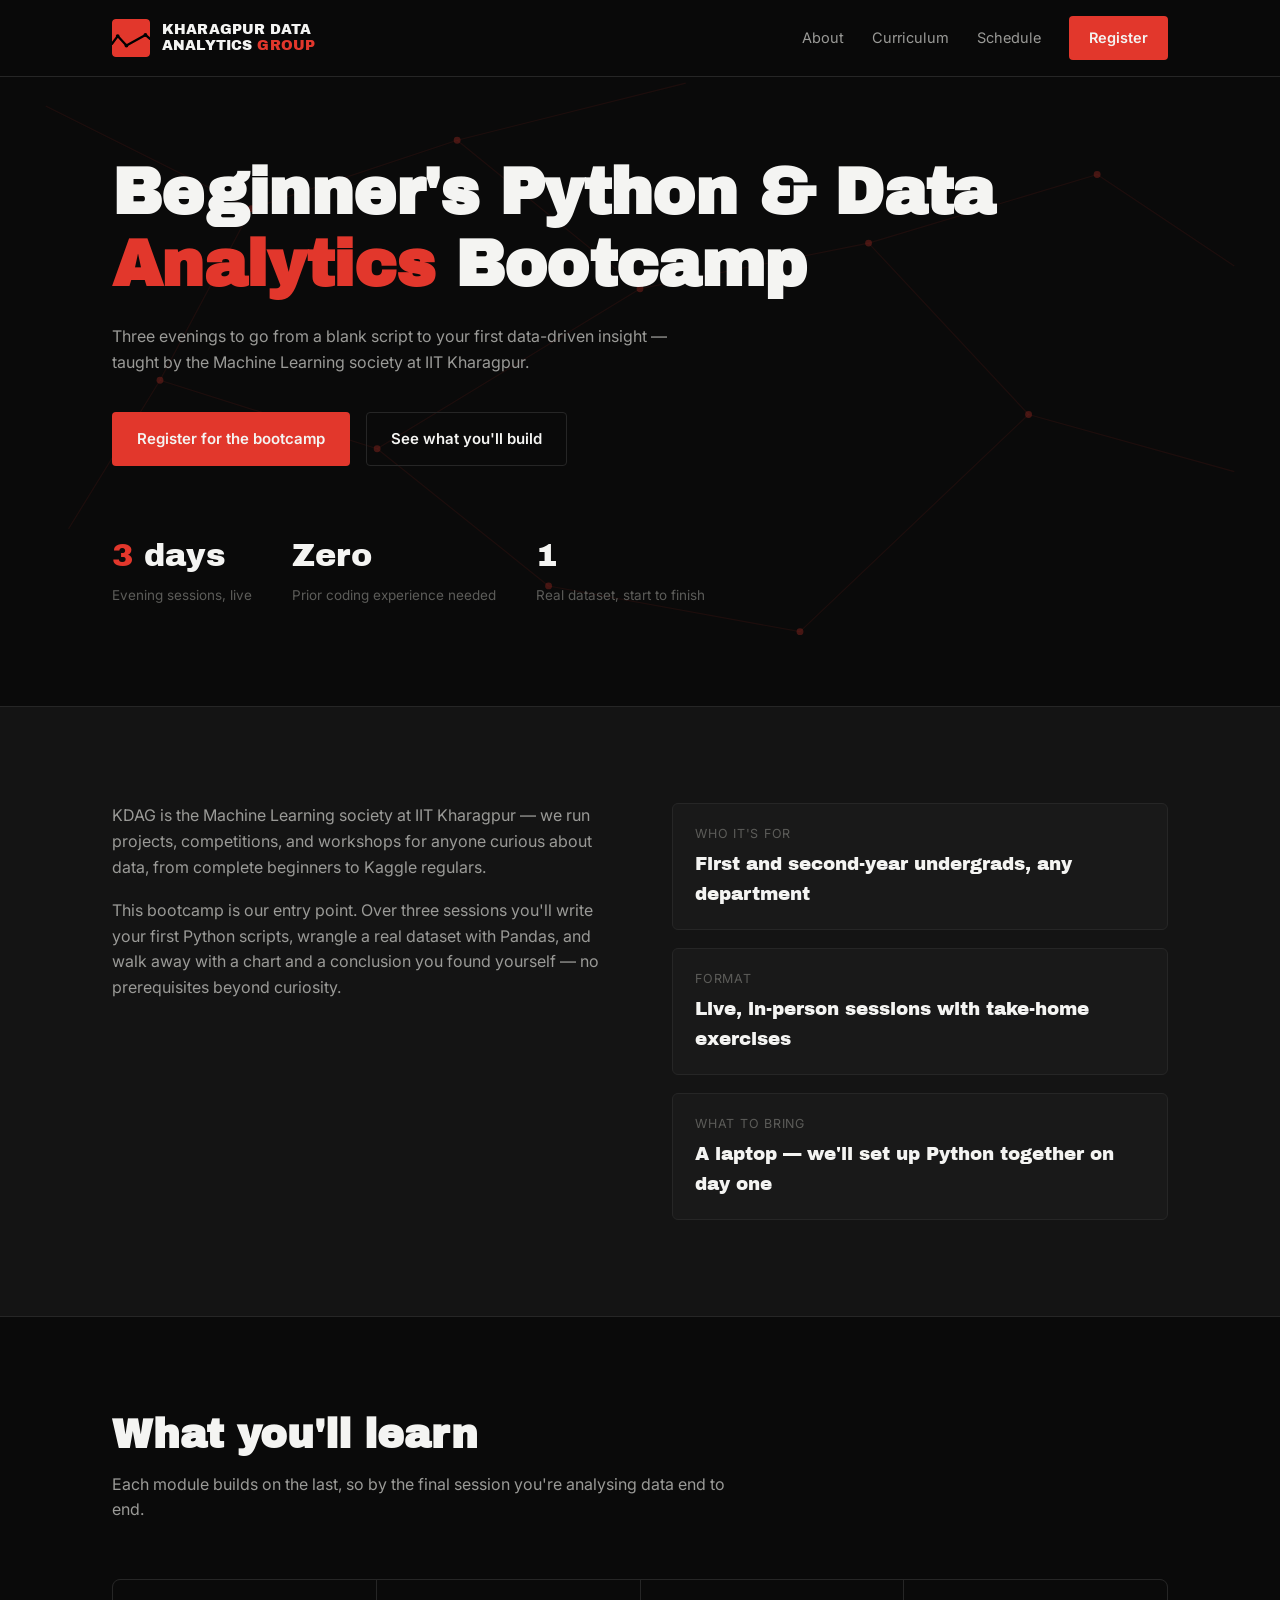
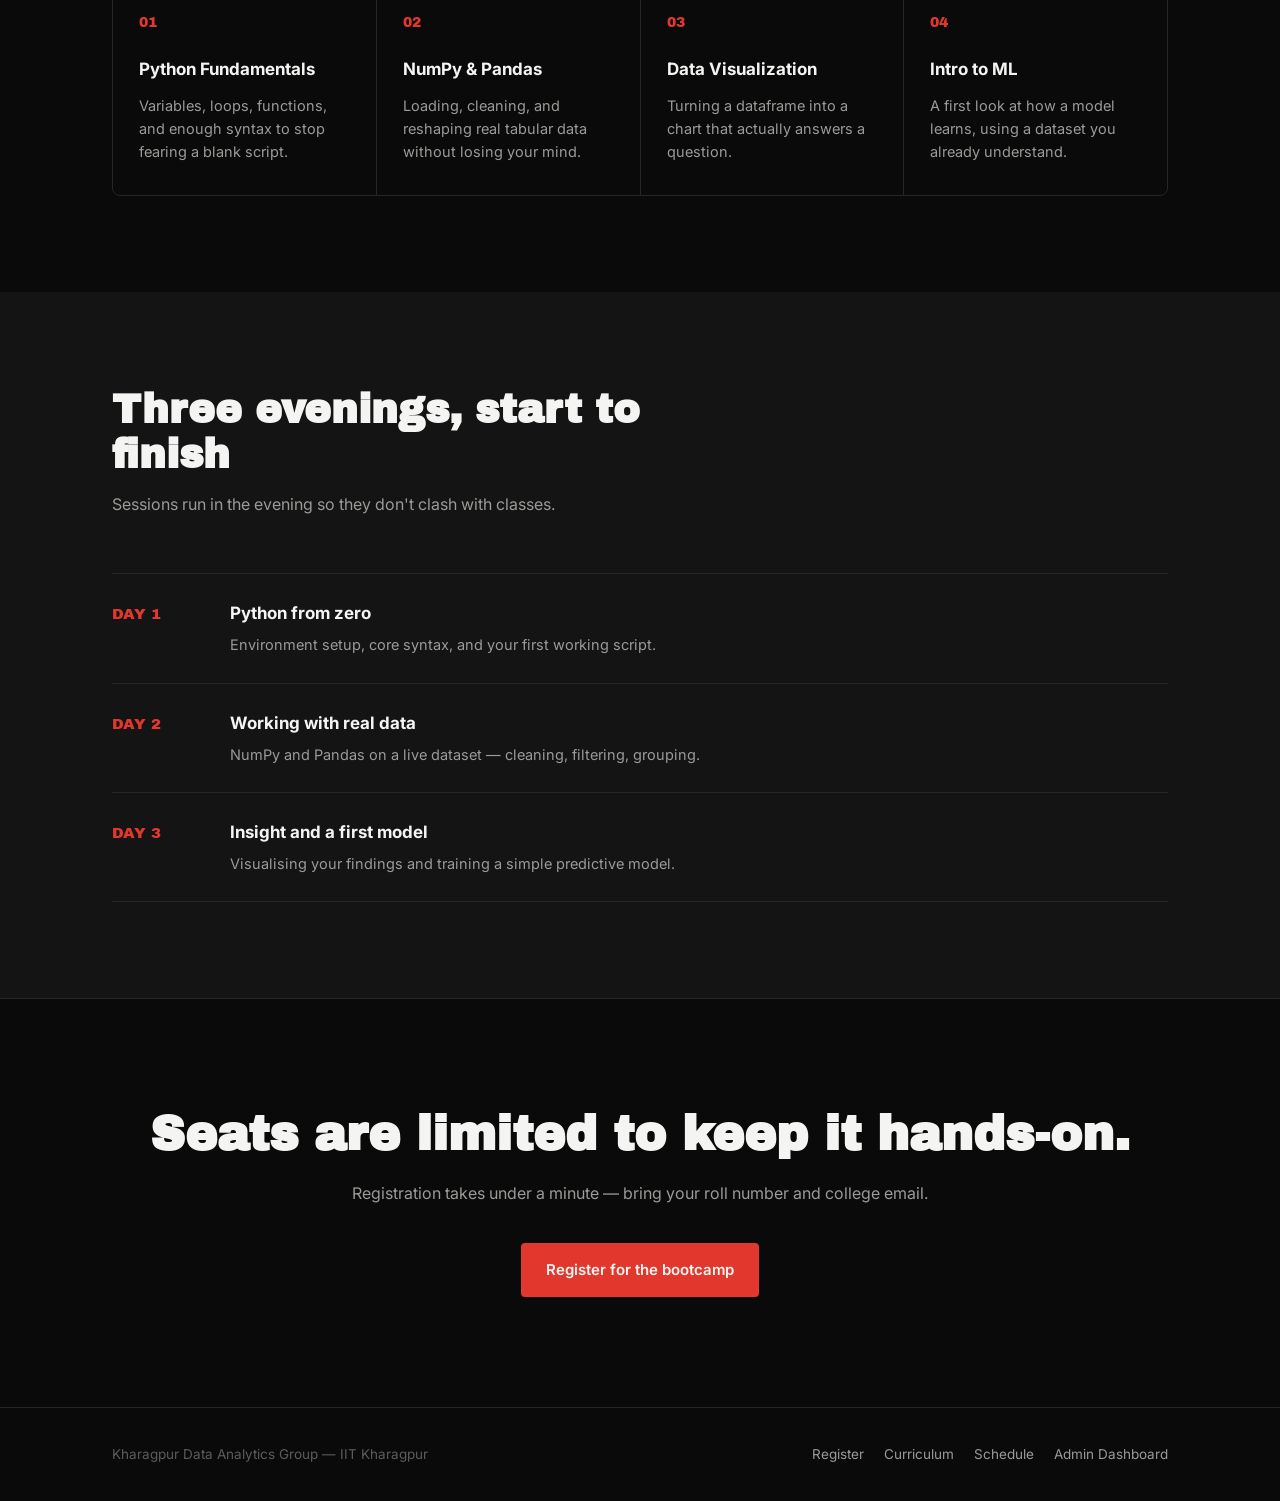
<file: index.html>
<!DOCTYPE html>
<html lang="en">

<head>
  <meta charset="UTF-8" />
  <meta name="viewport" content="width=device-width, initial-scale=1.0" />
  <title>Beginner's Python & Data Analytics Bootcamp — KDAG</title>
  <meta name="description"
    content="A hands-on, beginner-friendly bootcamp on Python and Data Analytics, hosted by the Kharagpur Data Analytics Group." />
  <link rel="icon" type="image/svg+xml"
    href="data:image/svg+xml,%3Csvg xmlns='http://www.w3.org/2000/svg' viewBox='0 0 100 100'%3E%3Crect width='100' height='100' fill='%23e2372c'/%3E%3Cpolyline points='0,65 15,45 38,70 88,42 100,52' fill='none' stroke='%23000' stroke-width='6' stroke-linejoin='round' stroke-linecap='round'/%3E%3Ccircle cx='15' cy='45' r='5' fill='%23000'/%3E%3Ccircle cx='38' cy='70' r='5' fill='%23000'/%3E%3Ccircle cx='88' cy='42' r='5' fill='%23000'/%3E%3C/svg%3E">
  <link rel="preconnect" href="https://fonts.googleapis.com">
  <link href="https://fonts.googleapis.com/css2?family=Archivo+Black&family=Inter:wght@400;500;600;700&display=swap"
    rel="stylesheet">
  <link rel="stylesheet" href="style.css" />
</head>

<body>

  <nav class="nav">
    <div class="wrap">
      <a href="index.html" class="nav-brand">
        <svg class="nav-mark" viewBox="0 0 100 100" aria-hidden="true">
          <rect width="100" height="100" fill="#e2372c" rx="8" />
          <polyline points="0,65 15,45 38,70 88,42 100,52" fill="none" stroke="#000000" stroke-width="6"
            stroke-linejoin="round" stroke-linecap="round" />
          <circle cx="15" cy="45" r="5" fill="#000000" />
          <circle cx="38" cy="70" r="5" fill="#000000" />
          <circle cx="88" cy="42" r="5" fill="#000000" />
        </svg>
        <span class="nav-brand-text">KHARAGPUR DATA<br>ANALYTICS <span>GROUP</span></span>
      </a>
      <button class="nav-toggle" id="navToggle" type="button" aria-label="Open menu" aria-expanded="false"
        aria-controls="navLinks">
        <span></span><span></span><span></span>
      </button>
      <div class="nav-links" id="navLinks">
        <a href="#about">About</a>
        <a href="#curriculum">Curriculum</a>
        <a href="#schedule">Schedule</a>
        <a href="register.html" class="nav-cta">Register</a>
      </div>
    </div>
  </nav>

  <header class="hero">
    <svg class="hero-net" viewBox="0 0 1120 620" preserveAspectRatio="xMidYMid slice" aria-hidden="true">
      <g stroke="#e2372c" stroke-opacity="0.18" stroke-width="1">
        <line x1="40" y1="60" x2="220" y2="150" />
        <line x1="220" y1="150" x2="140" y2="300" />
        <line x1="220" y1="150" x2="400" y2="90" />
        <line x1="140" y1="300" x2="60" y2="430" />
        <line x1="140" y1="300" x2="330" y2="360" />
        <line x1="400" y1="90" x2="600" y2="40" />
        <line x1="400" y1="90" x2="560" y2="220" />
        <line x1="560" y1="220" x2="330" y2="360" />
        <line x1="560" y1="220" x2="760" y2="180" />
        <line x1="760" y1="180" x2="960" y2="120" />
        <line x1="760" y1="180" x2="900" y2="330" />
        <line x1="330" y1="360" x2="480" y2="480" />
        <line x1="480" y1="480" x2="700" y2="520" />
        <line x1="900" y1="330" x2="700" y2="520" />
        <line x1="900" y1="330" x2="1080" y2="380" />
        <line x1="960" y1="120" x2="1080" y2="200" />
      </g>
      <g fill="#e2372c" fill-opacity="0.55">
        <circle cx="220" cy="150" r="3" />
        <circle cx="140" cy="300" r="3" />
        <circle cx="400" cy="90" r="3" />
        <circle cx="560" cy="220" r="3" />
        <circle cx="330" cy="360" r="3" />
        <circle cx="760" cy="180" r="3" />
        <circle cx="900" cy="330" r="3" />
        <circle cx="960" cy="120" r="3" />
        <circle cx="700" cy="520" r="3" />
        <circle cx="480" cy="480" r="3" />
      </g>
    </svg>

    <div class="wrap hero-inner">
      <h1>Beginner's Python &amp; Data <span class="accent">Analytics</span> Bootcamp</h1>
      <p class="hero-sub">Three evenings to go from a blank script to your first data-driven insight — taught by the
        Machine Learning society at IIT Kharagpur.</p>
      <div class="hero-actions">
        <a href="register.html" class="btn btn-primary">Register for the bootcamp</a>
        <a href="#curriculum" class="btn btn-ghost">See what you'll build</a>
      </div>

      <div class="hero-stats">
        <div class="hero-stat">
          <div class="num"><span class="accent">3</span> days</div>
          <div class="label">Evening sessions, live</div>
        </div>
        <div class="hero-stat">
          <div class="num">Zero</div>
          <div class="label">Prior coding experience needed</div>
        </div>
        <div class="hero-stat">
          <div class="num">1</div>
          <div class="label">Real dataset, start to finish</div>
        </div>
      </div>
    </div>
  </header>

  <section class="about" id="about">
    <div class="wrap about-grid">
      <div>
        <div class="about-copy">
          <p>KDAG is the Machine Learning society at IIT Kharagpur — we run projects, competitions, and workshops for
            anyone curious about data, from complete beginners to Kaggle regulars.</p>
          <p>This bootcamp is our entry point. Over three sessions you'll write your first Python scripts, wrangle a
            real dataset with Pandas, and walk away with a chart and a conclusion you found yourself — no prerequisites
            beyond curiosity.</p>
        </div>
      </div>
      <div class="about-facts">
        <div class="fact">
          <div class="fact-label">Who it's for</div>
          <div class="fact-value">First and second-year undergrads, any department</div>
        </div>
        <div class="fact">
          <div class="fact-label">Format</div>
          <div class="fact-value">Live, in-person sessions with take-home exercises</div>
        </div>
        <div class="fact">
          <div class="fact-label">What to bring</div>
          <div class="fact-value">A laptop — we'll set up Python together on day one</div>
        </div>
      </div>
    </div>
  </section>

  <section id="curriculum">
    <div class="wrap">
      <div class="section-head">
        <h2>What you'll learn</h2>
        <p>Each module builds on the last, so by the final session you're analysing data end to end.</p>
      </div>
      <div class="learn-grid">
        <div class="learn-card">
          <div class="n">01</div>
          <h3>Python Fundamentals</h3>
          <p>Variables, loops, functions, and enough syntax to stop fearing a blank script.</p>
        </div>
        <div class="learn-card">
          <div class="n">02</div>
          <h3>NumPy &amp; Pandas</h3>
          <p>Loading, cleaning, and reshaping real tabular data without losing your mind.</p>
        </div>
        <div class="learn-card">
          <div class="n">03</div>
          <h3>Data Visualization</h3>
          <p>Turning a dataframe into a chart that actually answers a question.</p>
        </div>
        <div class="learn-card">
          <div class="n">04</div>
          <h3>Intro to ML</h3>
          <p>A first look at how a model learns, using a dataset you already understand.</p>
        </div>
      </div>
    </div>
  </section>

  <section class="timeline" id="schedule">
    <div class="wrap">
      <div class="section-head">
        <h2>Three evenings, start to finish</h2>
        <p>Sessions run in the evening so they don't clash with classes.</p>
      </div>
      <div class="timeline-list">
        <div class="timeline-item">
          <div class="timeline-day">DAY 1</div>
          <div class="timeline-body">
            <h3>Python from zero</h3>
            <p>Environment setup, core syntax, and your first working script.</p>
          </div>
        </div>
        <div class="timeline-item">
          <div class="timeline-day">DAY 2</div>
          <div class="timeline-body">
            <h3>Working with real data</h3>
            <p>NumPy and Pandas on a live dataset — cleaning, filtering, grouping.</p>
          </div>
        </div>
        <div class="timeline-item">
          <div class="timeline-day">DAY 3</div>
          <div class="timeline-body">
            <h3>Insight and a first model</h3>
            <p>Visualising your findings and training a simple predictive model.</p>
          </div>
        </div>
      </div>
    </div>
  </section>

  <section class="cta-band">
    <div class="wrap">
      <h2>Seats are limited to keep it hands-on.</h2>
      <p>Registration takes under a minute — bring your roll number and college email.</p>
      <a href="register.html" class="btn btn-primary">Register for the bootcamp</a>
    </div>
  </section>

  <footer>
    <div class="wrap">
      <div class="foot-copy">Kharagpur Data Analytics Group — IIT Kharagpur</div>
      <div class="foot-links">
        <a href="register.html">Register</a>
        <a href="#curriculum">Curriculum</a>
        <a href="#schedule">Schedule</a>
        <a href="#" id="adminLink">Admin Dashboard</a>
      </div>
    </div>
  </footer>

  <script src="script.js"></script>
</body>

</html>
</file>
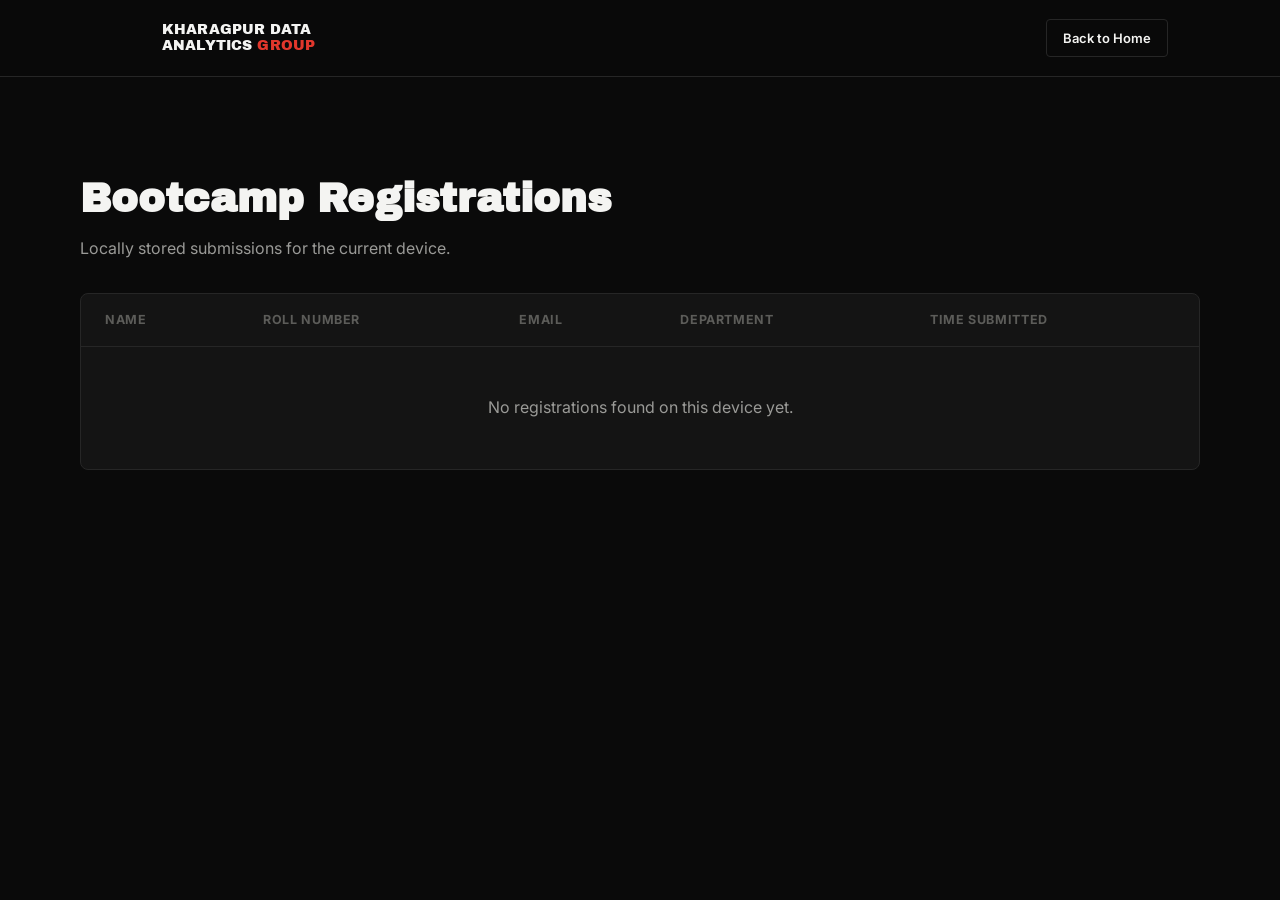
<file: admin.html>
<!DOCTYPE html>
<html lang="en">

<head>
    <meta charset="UTF-8" />
    <meta name="viewport" content="width=device-width, initial-scale=1.0" />
    <title>Admin Dashboard — KDAG Bootcamp</title>
    <link rel="preconnect" href="https://fonts.googleapis.com">
    <link href="https://fonts.googleapis.com/css2?family=Archivo+Black&family=Inter:wght@400;500;600;700&display=swap"
        rel="stylesheet">
    <link rel="stylesheet" href="style.css" />
    <style>
        .admin-main {
            padding: 100px 0;
        }

        .table-wrap {
            overflow-x: auto;
            margin-top: 32px;
            background: var(--panel);
            border: 1px solid var(--line);
            border-radius: 8px;
        }

        table {
            width: 100%;
            border-collapse: collapse;
            min-width: 700px;
        }

        th,
        td {
            padding: 16px 24px;
            text-align: left;
            border-bottom: 1px solid var(--line);
        }

        th {
            font-size: 12.5px;
            text-transform: uppercase;
            color: var(--grey-dim);
            letter-spacing: 0.05em;
        }

        td {
            font-size: 14.5px;
            color: var(--white);
        }

        .empty-state {
            padding: 48px;
            text-align: center;
            color: var(--grey);
        }

        @media (max-width: 720px) {
            .admin-main {
                padding: 60px 0;
            }
        }
    </style>
</head>

<body>

    <nav class="nav">
        <div class="wrap">
            <a href="index.html" class="nav-brand">
                <span class="nav-mark" aria-hidden="true"></span>
                <span class="nav-brand-text">KHARAGPUR DATA<br>ANALYTICS <span>GROUP</span></span>
            </a>
            <div class="nav-links" style="display: flex;">
                <a href="index.html" class="btn btn-ghost" style="padding: 8px 16px; font-size: 13px;">Back to Home</a>
            </div>
        </div>
    </nav>

    <main class="admin-main wrap">
        <div class="section-head" style="margin-bottom: 32px;">
            <h2>Bootcamp Registrations</h2>
            <p>Locally stored submissions for the current device.</p>
        </div>

        <div class="table-wrap">
            <table>
                <thead>
                    <tr>
                        <th>Name</th>
                        <th>Roll Number</th>
                        <th>Email</th>
                        <th>Department</th>
                        <th>Time Submitted</th>
                    </tr>
                </thead>
                <tbody id="registrationTableBody">
                    <!-- Data will be injected here via JavaScript -->
                </tbody>
            </table>
            <div id="emptyMessage" class="empty-state" style="display: none;">
                No registrations found on this device yet.
            </div>
        </div>
    </main>

    <script>
        document.addEventListener("DOMContentLoaded", function () {
            const tableBody = document.getElementById("registrationTableBody");
            const emptyMessage = document.getElementById("emptyMessage");

            // Fetch data from local storage (the same key used in script.js)
            const registrations = JSON.parse(localStorage.getItem("kdagBootcampRegistrations")) || [];

            if (registrations.length === 0) {
                emptyMessage.style.display = "block";
            } else {
                // Loop through the data and create table rows
                registrations.forEach(function (reg) {
                    const row = document.createElement("tr");

                    // Format the timestamp to a readable date/time
                    const date = new Date(reg.timestamp);
                    const timeString = date.toLocaleTimeString([], { hour: '2-digit', minute: '2-digit' });
                    const dateString = date.toLocaleDateString();

                    row.innerHTML = `
          <td><strong>${reg.name}</strong></td>
          <td style="color: var(--red); font-family: var(--font-display); font-size: 13.5px;">${reg.rollNumber}</td>
          <td>${reg.email}</td>
          <td>${reg.department}</td>
          <td style="color: var(--grey-dim); font-size: 13px;">${dateString} at ${timeString}</td>
        `;
                    tableBody.appendChild(row);
                });
            }
        });
    </script>
</body>

</html>
</file>
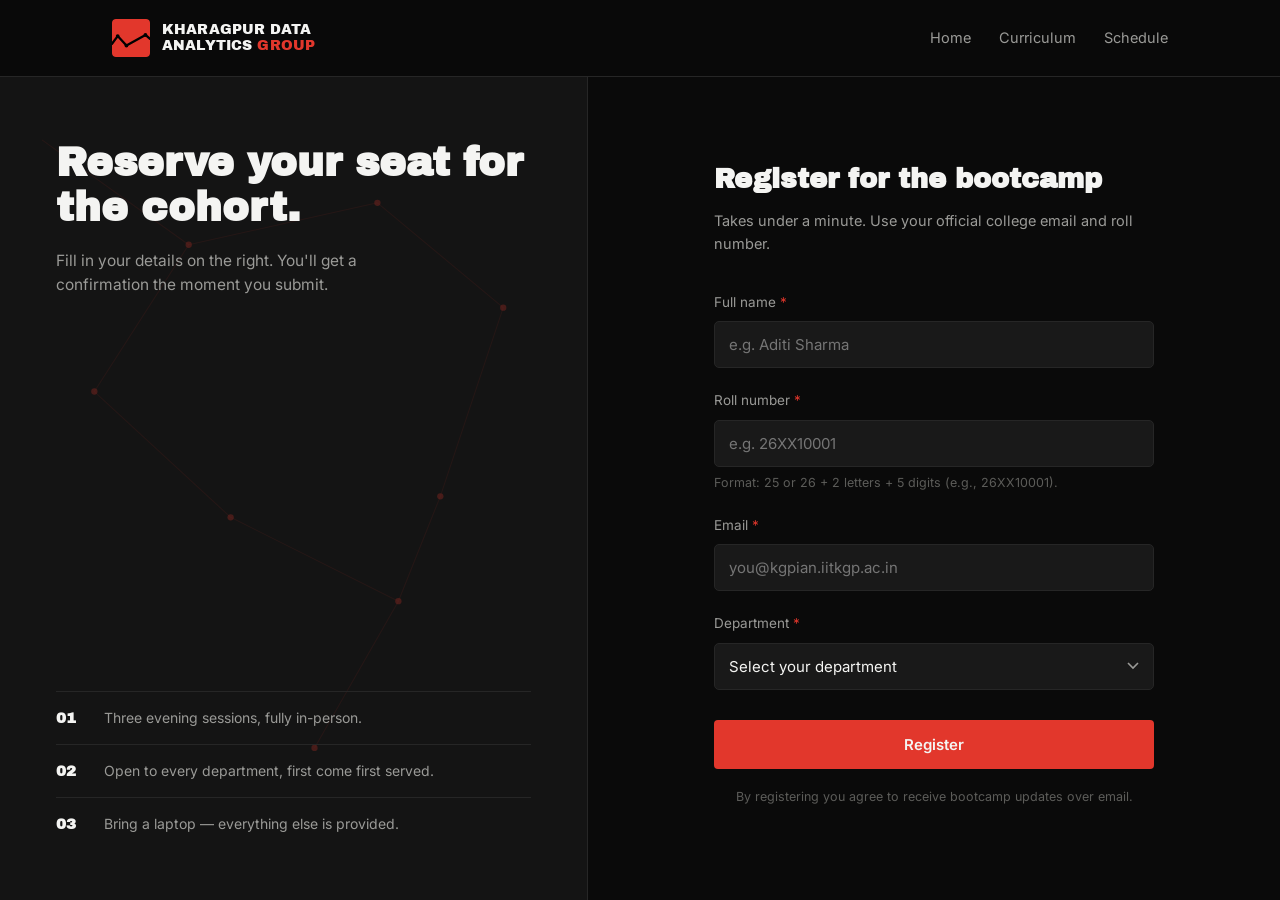
<file: register.html>
<!DOCTYPE html>
<html lang="en">

<head>
  <meta charset="UTF-8" />
  <meta name="viewport" content="width=device-width, initial-scale=1.0" />
  <title>Register — Beginner's Python & Data Analytics Bootcamp | KDAG</title>
  <meta name="description" content="Register for KDAG's Beginner's Python & Data Analytics Bootcamp." />
  <link rel="icon" type="image/svg+xml"
    href="data:image/svg+xml,%3Csvg xmlns='http://www.w3.org/2000/svg' viewBox='0 0 100 100'%3E%3Crect width='100' height='100' fill='%23e2372c'/%3E%3Cpolyline points='0,65 15,45 38,70 88,42 100,52' fill='none' stroke='%23000' stroke-width='6' stroke-linejoin='round' stroke-linecap='round'/%3E%3Ccircle cx='15' cy='45' r='5' fill='%23000'/%3E%3Ccircle cx='38' cy='70' r='5' fill='%23000'/%3E%3Ccircle cx='88' cy='42' r='5' fill='%23000'/%3E%3C/svg%3E">
  <link rel="preconnect" href="https://fonts.googleapis.com">
  <link href="https://fonts.googleapis.com/css2?family=Archivo+Black&family=Inter:wght@400;500;600;700&display=swap"
    rel="stylesheet">
  <link rel="stylesheet" href="style.css" />
</head>

<body>

  <nav class="nav">
    <div class="wrap">
      <a href="index.html" class="nav-brand">
        <svg class="nav-mark" viewBox="0 0 100 100" aria-hidden="true">
          <rect width="100" height="100" fill="#e2372c" rx="8" />
          <polyline points="0,65 15,45 38,70 88,42 100,52" fill="none" stroke="#000000" stroke-width="6"
            stroke-linejoin="round" stroke-linecap="round" />
          <circle cx="15" cy="45" r="5" fill="#000000" />
          <circle cx="38" cy="70" r="5" fill="#000000" />
          <circle cx="88" cy="42" r="5" fill="#000000" />
        </svg>
        <span class="nav-brand-text">KHARAGPUR DATA<br>ANALYTICS <span>GROUP</span></span>
      </a>
      <button class="nav-toggle" id="navToggle" type="button" aria-label="Open menu" aria-expanded="false"
        aria-controls="navLinks">
        <span></span><span></span><span></span>
      </button>
      <div class="nav-links" id="navLinks">
        <a href="index.html">Home</a>
        <a href="index.html#curriculum">Curriculum</a>
        <a href="index.html#schedule">Schedule</a>
      </div>
    </div>
  </nav>

  <div class="reg-shell">
    <aside class="reg-side">
      <svg class="reg-side-net" viewBox="0 0 560 720" preserveAspectRatio="xMidYMid slice" aria-hidden="true">
        <g stroke="#e2372c" stroke-opacity="0.18" stroke-width="1">
          <line x1="40" y1="60" x2="180" y2="160" />
          <line x1="180" y1="160" x2="90" y2="300" />
          <line x1="180" y1="160" x2="360" y2="120" />
          <line x1="90" y1="300" x2="220" y2="420" />
          <line x1="360" y1="120" x2="480" y2="220" />
          <line x1="220" y1="420" x2="380" y2="500" />
          <line x1="380" y1="500" x2="300" y2="640" />
          <line x1="480" y1="220" x2="420" y2="400" />
          <line x1="420" y1="400" x2="380" y2="500" />
        </g>
        <g fill="#e2372c" fill-opacity="0.55">
          <circle cx="180" cy="160" r="3" />
          <circle cx="90" cy="300" r="3" />
          <circle cx="360" cy="120" r="3" />
          <circle cx="220" cy="420" r="3" />
          <circle cx="480" cy="220" r="3" />
          <circle cx="380" cy="500" r="3" />
          <circle cx="420" cy="400" r="3" />
          <circle cx="300" cy="640" r="3" />
        </g>
      </svg>

      <div class="reg-side-content">
        <h2>Reserve your seat for the cohort.</h2>
        <p>Fill in your details on the right. You'll get a confirmation the moment you submit.</p>
      </div>

      <div class="reg-side-foot">
        <div class="row"><strong>01</strong> Three evening sessions, fully in-person.</div>
        <div class="row"><strong>02</strong> Open to every department, first come first served.</div>
        <div class="row"><strong>03</strong> Bring a laptop — everything else is provided.</div>
      </div>
    </aside>

    <main class="reg-main">
      <div class="reg-form-wrap">
        <h1>Register for the bootcamp</h1>
        <p class="reg-lede">Takes under a minute. Use your official college email and roll number.</p>

        <form id="registerForm" novalidate>
          <div class="field" id="nameField">
            <label for="name">Full name <span class="req">*</span></label>
            <input type="text" id="name" name="name" placeholder="e.g. Aditi Sharma" autocomplete="name" />
            <div class="field-error-msg">Please enter your full name.</div>
          </div>

          <div class="field" id="rollField">
            <label for="roll">Roll number <span class="req">*</span></label>
            <input type="text" id="roll" name="roll" placeholder="e.g. 26XX10001" maxlength="9" autocomplete="off" />
            <div class="field-hint">Format: 25 or 26 + 2 letters + 5 digits (e.g., 26XX10001).</div>
            <div class="field-error-msg">Only 1st and 2nd year roll numbers (starting with 25 or 26) are accepted.</div>
          </div>

          <div class="field" id="emailField">
            <label for="email">Email <span class="req">*</span></label>
            <input type="email" id="email" name="email" placeholder="you@kgpian.iitkgp.ac.in" autocomplete="email" />
            <div class="field-error-msg">Please enter a valid official IIT KGP email (e.g., @kgpian.iitkgp.ac.in).</div>
          </div>

          <div class="field" id="deptField">
            <label for="department">Department <span class="req">*</span></label>
            <select id="department" name="department">
              <option value="" selected disabled>Select your department</option>
              <option>Aerospace Engineering</option>
              <option>Agricultural and Food Engineering</option>
              <option>Architecture and Regional Planning</option>
              <option>Artificial Intelligence</option>
              <option>Biotechnology and Biochemical Engg.</option>
              <option>Chemical Engineering</option>
              <option>Chemistry</option>
              <option>Civil Engineering</option>
              <option>Computer Science and Engineering</option>
              <option>Economics</option>
              <option>Electrical Engineering</option>
              <option>Electronics and Electrical Communication Engg.</option>
              <option>Geology and Geophysics</option>
              <option>Industrial and Systems Engineering</option>
              <option>Instrumentation Engineering</option>
              <option>Manufacturing Science and Engineering</option>
              <option>Mathematics and Computing</option>
              <option>Mechanical Engineering</option>
              <option>Metallurgical and Materials Engg.</option>
              <option>Mining Engineering</option>
              <option>Ocean Engineering and Naval Architecture</option>
              <option>Physics</option>
              <option>Other</option>
            </select>
            <div class="field-error-msg">Please select your department.</div>
          </div>

          <button type="submit" class="btn btn-primary form-submit">Register</button>
          <p class="form-note">By registering you agree to receive bootcamp updates over email.</p>
        </form>

        <div class="success-panel" id="successPanel">
          <div class="success-icon">
            <svg viewBox="0 0 24 24" fill="none" xmlns="http://www.w3.org/2000/svg">
              <path d="M4 12.5L9.5 18L20 6" stroke="white" stroke-width="2.4" stroke-linecap="round"
                stroke-linejoin="round" />
            </svg>
          </div>
          <h2>Registration submitted</h2>
          <p>We've received your details. Your seat isn't confirmed yet — we'll email you once it's verified, ahead of
            Day 1.</p>
          <a href="index.html" class="btn btn-ghost">Back to home</a>
        </div>
      </div>
    </main>
  </div>

  <script src="script.js"></script>
</body>

</html>
</file>
<file: style.css>
/* ==========================================================================
   KDAG — Beginner's Python & Data Analytics Bootcamp
   Shared stylesheet for index.html, register.html, and admin.html
   ========================================================================== */

:root {
  --black: #0a0a0a;
  --panel: #141414;
  --panel-raised: #191919;
  --line: #262626;
  --red: #e2372c;
  --red-dim: #7a1912;
  --white: #f4f4f2;
  --grey: #9a9a97;
  --grey-dim: #5c5c59;

  --font-display: "Archivo Black", "Arial Black", sans-serif;
  --font-body: "Inter", -apple-system, BlinkMacSystemFont, "Segoe UI", sans-serif;

  --container: 1120px;
}

* {
  box-sizing: border-box;
}

html {
  scroll-behavior: smooth;
}

@media (prefers-reduced-motion: reduce) {
  html {
    scroll-behavior: auto;
  }

  * {
    animation-duration: 0.001ms !important;
    transition-duration: 0.001ms !important;
  }
}

body {
  margin: 0;
  background: var(--black);
  color: var(--white);
  font-family: var(--font-body);
  font-size: 16px;
  line-height: 1.6;
  -webkit-font-smoothing: antialiased;
  overflow-x: hidden;
}

a {
  color: inherit;
}

img {
  max-width: 100%;
  display: block;
}

.wrap {
  max-width: var(--container);
  margin: 0 auto;
  padding: 0 32px;
  width: 100%;
}

/* ---------- focus ---------- */

a:focus-visible,
button:focus-visible,
input:focus-visible,
select:focus-visible {
  outline: 2px solid var(--red);
  outline-offset: 3px;
}

/* ---------- nav ---------- */

.nav {
  position: sticky;
  top: 0;
  z-index: 100;
  background: rgba(10, 10, 10, 0.95);
  backdrop-filter: blur(8px);
  border-bottom: 1px solid var(--line);
}

.nav .wrap {
  display: flex;
  align-items: center;
  justify-content: space-between;
  height: 76px;
  position: relative;
}

.nav-brand {
  display: flex;
  align-items: center;
  gap: 12px;
  text-decoration: none;
}

.nav-mark {
  width: 38px;
  height: 38px;
  border-radius: 4px;
  flex-shrink: 0;
}

.nav-brand-text {
  font-family: var(--font-display);
  font-size: 14px;
  line-height: 1.15;
  color: var(--white);
  letter-spacing: 0.01em;
}

.nav-brand-text span {
  color: var(--red);
}

.nav-links {
  display: flex;
  align-items: center;
  gap: 28px;
  font-size: 14.5px;
  color: var(--grey);
}

.nav-links a {
  text-decoration: none;
  transition: color 0.15s ease;
}

.nav-links a:hover {
  color: var(--white);
}

.nav-cta {
  background: var(--red);
  color: var(--white) !important;
  padding: 10px 20px;
  border-radius: 4px;
  font-weight: 600;
}

.nav-cta:hover {
  background: #c92a20;
}

.nav-toggle {
  display: none;
  flex-direction: column;
  align-items: center;
  justify-content: center;
  gap: 5px;
  width: 40px;
  height: 40px;
  padding: 0;
  background: transparent;
  border: 1px solid var(--line);
  border-radius: 4px;
  cursor: pointer;
  flex-shrink: 0;
}

.nav-toggle span {
  display: block;
  width: 18px;
  height: 2px;
  background: var(--white);
  border-radius: 1px;
  transition: transform 0.2s ease, opacity 0.2s ease;
}

.nav-toggle[aria-expanded="true"] span:nth-child(1) {
  transform: translateY(7px) rotate(45deg);
}

.nav-toggle[aria-expanded="true"] span:nth-child(2) {
  opacity: 0;
}

.nav-toggle[aria-expanded="true"] span:nth-child(3) {
  transform: translateY(-7px) rotate(-45deg);
}

/* ---------- hero ---------- */

.hero {
  position: relative;
  overflow: hidden;
  border-bottom: 1px solid var(--line);
}

.hero-net {
  position: absolute;
  inset: 0;
  width: 100%;
  height: 100%;
  opacity: 0.5;
}

.hero-inner {
  position: relative;
  z-index: 2;
  padding-top: 80px;
  padding-bottom: 100px;
  text-align: left;
}

.eyebrow-tag {
  display: inline-flex;
  align-items: center;
  gap: 8px;
  border: 1px solid var(--line);
  background: var(--panel);
  padding: 7px 14px;
  border-radius: 999px;
  font-size: 13px;
  color: var(--grey);
  margin-bottom: 28px;
}

.eyebrow-tag strong {
  color: var(--red);
  font-weight: 700;
}

.hero h1 {
  font-family: var(--font-display);
  font-size: clamp(1.8rem, 5vw, 4.2rem);
  line-height: 1.12;
  letter-spacing: -0.01em;
  margin: 0 0 24px;
  width: 100%;
  max-width: 100%;
  overflow-wrap: break-word;
  word-break: break-word;
}

.hero h1 .accent {
  color: var(--red);
}

.hero-sub {
  font-size: 16px;
  color: var(--grey);
  max-width: 560px;
  margin: 0 0 36px;
  width: 100%;
}

.hero-actions {
  display: flex;
  align-items: center;
  gap: 16px;
  flex-wrap: wrap;
}

.btn {
  display: inline-flex;
  align-items: center;
  justify-content: center;
  gap: 8px;
  padding: 14px 24px;
  border-radius: 4px;
  font-family: var(--font-body);
  font-weight: 600;
  font-size: 15px;
  text-decoration: none;
  border: 1px solid transparent;
  cursor: pointer;
  transition: transform 0.15s ease, background 0.15s ease, border-color 0.15s ease;
}

.btn:active {
  transform: translateY(1px);
}

.btn-primary {
  background: var(--red);
  color: var(--white);
}

.btn-primary:hover {
  background: #c92a20;
}

.btn-ghost {
  background: transparent;
  color: var(--white);
  border-color: var(--line);
}

.btn-ghost:hover {
  border-color: var(--grey);
}

.hero-stats {
  display: flex;
  gap: 40px;
  margin-top: 64px;
  flex-wrap: wrap;
}

.hero-stat .num {
  font-family: var(--font-display);
  font-size: 2rem;
  color: var(--white);
}

.hero-stat .num .accent {
  color: var(--red);
}

.hero-stat .label {
  font-size: 13.5px;
  color: var(--grey-dim);
  margin-top: 4px;
}

/* ---------- section framing ---------- */

section {
  padding: 96px 0;
}

.section-head {
  max-width: 620px;
  margin-bottom: 56px;
}

.section-kicker {
  font-size: 13.5px;
  color: var(--red);
  font-weight: 600;
  margin-bottom: 12px;
}

.section-head h2 {
  font-family: var(--font-display);
  font-size: clamp(1.7rem, 3.4vw, 2.5rem);
  line-height: 1.12;
  margin: 0 0 14px;
}

.section-head p {
  color: var(--grey);
  font-size: 16px;
  margin: 0;
}

/* ---------- about ---------- */

.about {
  border-bottom: 1px solid var(--line);
  background: var(--panel);
}

.about-grid {
  display: grid;
  grid-template-columns: 1fr 1fr;
  gap: 64px;
  align-items: start;
}

.about-copy p {
  color: var(--grey);
  font-size: 16px;
  margin: 0 0 18px;
}

.about-copy p:last-child {
  margin-bottom: 0;
}

.about-facts {
  display: grid;
  gap: 18px;
}

.fact {
  border: 1px solid var(--line);
  background: var(--panel-raised);
  border-radius: 6px;
  padding: 20px 22px;
}

.fact .fact-label {
  font-size: 12.5px;
  color: var(--grey-dim);
  text-transform: uppercase;
  letter-spacing: 0.06em;
  margin-bottom: 6px;
}

.fact .fact-value {
  font-family: var(--font-display);
  font-size: 1.15rem;
  color: var(--white);
}

/* ---------- learn grid ---------- */

.learn-grid {
  display: grid;
  grid-template-columns: repeat(4, 1fr);
  gap: 1px;
  background: var(--line);
  border: 1px solid var(--line);
  border-radius: 8px;
  overflow: hidden;
}

.learn-card {
  background: var(--black);
  padding: 32px 26px;
}

.learn-card .n {
  font-family: var(--font-display);
  color: var(--red);
  font-size: 14px;
  margin-bottom: 22px;
}

.learn-card h3 {
  font-size: 17px;
  margin: 0 0 10px;
}

.learn-card p {
  font-size: 14.5px;
  color: var(--grey);
  margin: 0;
}

/* ---------- schedule timeline ---------- */

.timeline {
  border-bottom: 1px solid var(--line);
  background: var(--panel);
}

.timeline-list {
  display: grid;
  gap: 0;
}

.timeline-item {
  display: grid;
  grid-template-columns: 90px 1fr;
  gap: 28px;
  padding: 26px 0;
  border-top: 1px solid var(--line);
}

.timeline-item:last-child {
  border-bottom: 1px solid var(--line);
}

.timeline-day {
  font-family: var(--font-display);
  color: var(--red);
  font-size: 15px;
  padding-top: 2px;
}

.timeline-body h3 {
  margin: 0 0 6px;
  font-size: 17px;
}

.timeline-body p {
  margin: 0;
  color: var(--grey);
  font-size: 14.5px;
}

/* ---------- final cta ---------- */

.cta-band {
  text-align: center;
  padding: 110px 0;
}

.cta-band h2 {
  font-family: var(--font-display);
  font-size: clamp(1.9rem, 4.2vw, 3rem);
  margin: 0 0 20px;
  line-height: 1.08;
}

.cta-band p {
  color: var(--grey);
  margin: 0 0 36px;
  font-size: 16px;
}

/* ---------- footer ---------- */

footer {
  border-top: 1px solid var(--line);
  padding: 36px 0;
}

footer .wrap {
  display: flex;
  justify-content: space-between;
  align-items: center;
  flex-wrap: wrap;
  gap: 12px;
}

footer .foot-copy {
  color: var(--grey-dim);
  font-size: 13.5px;
}

footer .foot-links {
  display: flex;
  gap: 20px;
  font-size: 13.5px;
  color: var(--grey);
}

footer .foot-links a {
  text-decoration: none;
}

footer .foot-links a:hover {
  color: var(--white);
}

/* ==========================================================================
   Registration page
   ========================================================================== */

.reg-shell {
  min-height: calc(100vh - 77px);
  display: grid;
  grid-template-columns: 0.85fr 1fr;
}

.reg-side {
  position: relative;
  background: var(--panel);
  border-right: 1px solid var(--line);
  padding: 64px 56px;
  display: flex;
  flex-direction: column;
  justify-content: space-between;
  overflow: hidden;
}

.reg-side-net {
  position: absolute;
  inset: 0;
  opacity: 0.45;
}

.reg-side-content {
  position: relative;
  z-index: 2;
}

.reg-side-content .eyebrow-tag {
  margin-bottom: 32px;
}

.reg-side h2 {
  position: relative;
  z-index: 2;
  font-family: var(--font-display);
  font-size: clamp(1.8rem, 3.4vw, 2.5rem);
  line-height: 1.12;
  margin: 0 0 18px;
}

.reg-side p {
  position: relative;
  z-index: 2;
  color: var(--grey);
  font-size: 15.5px;
  max-width: 380px;
  margin: 0;
}

.reg-side-foot {
  position: relative;
  z-index: 2;
  display: grid;
  gap: 14px;
}

.reg-side-foot .row {
  display: flex;
  gap: 14px;
  align-items: baseline;
  border-top: 1px solid var(--line);
  padding-top: 14px;
  font-size: 14px;
  color: var(--grey);
}

.reg-side-foot .row strong {
  color: var(--white);
  font-family: var(--font-display);
  font-size: 15px;
  min-width: 34px;
}

.reg-main {
  display: flex;
  align-items: center;
  justify-content: center;
  padding: 64px 40px;
}

.reg-form-wrap {
  width: 100%;
  max-width: 440px;
}

.reg-form-wrap h1 {
  font-family: var(--font-display);
  font-size: 1.7rem;
  margin: 0 0 8px;
}

.reg-form-wrap .reg-lede {
  color: var(--grey);
  font-size: 14.5px;
  margin: 0 0 36px;
}

.field {
  margin-bottom: 22px;
}

.field label {
  display: block;
  font-size: 13.5px;
  color: var(--grey);
  margin-bottom: 8px;
}

.field .req {
  color: var(--red);
}

.field input,
.field select {
  width: 100%;
  background: var(--panel-raised);
  border: 1px solid var(--line);
  color: var(--white);
  padding: 13px 14px;
  border-radius: 5px;
  font-size: 15px;
  font-family: var(--font-body);
  transition: border-color 0.15s ease;
}

.field select {
  appearance: none;
  background-image: url("data:image/svg+xml,%3Csvg xmlns='http://www.w3.org/2000/svg' width='12' height='8' viewBox='0 0 12 8'%3E%3Cpath d='M1 1l5 5 5-5' stroke='%239a9a97' stroke-width='1.6' fill='none' fill-rule='evenodd'/%3E%3C/svg%3E");
  background-repeat: no-repeat;
  background-position: right 14px center;
  padding-right: 36px;
}

.field input:focus,
.field select:focus {
  outline: none;
  border-color: var(--red);
}

.field input.field-error,
.field select.field-error {
  border-color: #c92a20;
  background-color: rgba(226, 55, 44, 0.06);
}

.field-hint {
  font-size: 12.5px;
  color: var(--grey-dim);
  margin-top: 6px;
}

.field-error-msg {
  font-size: 12.5px;
  color: var(--red);
  margin-top: 6px;
  display: none;
}

.field.has-error .field-error-msg {
  display: block;
}

.form-submit {
  width: 100%;
  margin-top: 8px;
}

.form-note {
  font-size: 12.5px;
  color: var(--grey-dim);
  margin-top: 18px;
  text-align: center;
}

/* success state */

.success-panel {
  display: none;
  text-align: center;
  padding: 20px 0 4px;
}

.success-panel.show {
  display: block;
  animation: pop-in 0.35s ease;
}

@keyframes pop-in {
  from {
    opacity: 0;
    transform: translateY(8px) scale(0.98);
  }

  to {
    opacity: 1;
    transform: translateY(0) scale(1);
  }
}

.success-icon {
  width: 64px;
  height: 64px;
  border-radius: 50%;
  background: var(--red);
  display: flex;
  align-items: center;
  justify-content: center;
  margin: 0 auto 26px;
}

.success-icon svg {
  width: 28px;
  height: 28px;
}

.success-panel h2 {
  font-family: var(--font-display);
  font-size: 1.5rem;
  margin: 0 0 12px;
}

.success-panel p {
  color: var(--grey);
  font-size: 15px;
  margin: 0 0 30px;
}

.success-panel .btn {
  margin: 0 auto;
}

#registerForm.hide {
  display: none;
}

/* ---------- responsive ---------- */

@media (max-width: 980px) {
  .reg-shell {
    grid-template-columns: 1fr;
  }

  .reg-side {
    border-right: none;
    border-bottom: 1px solid var(--line);
    padding: 48px 32px;
  }

  .reg-side-foot {
    display: none;
  }

  .about-grid {
    grid-template-columns: 1fr;
    gap: 40px;
  }

  .learn-grid {
    grid-template-columns: repeat(2, 1fr);
  }
}

@media (max-width: 720px) {
  .wrap {
    padding: 0 24px;
  }

  .nav-toggle {
    display: flex;
  }

  .nav-links {
    display: none;
    position: absolute;
    top: 76px;
    left: 0;
    right: 0;
    flex-direction: column;
    align-items: center;
    justify-content: center;
    gap: 0;
    background: #111111;
    border-bottom: 1px solid var(--line);
    padding: 12px 0 20px;
    box-shadow: 0 20px 25px -5px rgba(0, 0, 0, 0.7);
    z-index: 99;
  }

  .nav-links.open {
    display: flex;
  }

  .nav-links a {
    width: 100%;
    padding: 14px 24px;
    font-size: 15px;
    font-weight: 500;
    border-top: 1px solid var(--line);
    border-radius: 0;
    background: transparent;
    text-align: center;
    color: var(--white);
  }

  .nav-cta {
    background: var(--red) !important;
    color: var(--white) !important;
    text-align: center !important;
    margin: 12px 24px 4px;
    width: calc(100% - 48px) !important;
    border-radius: 4px !important;
    padding: 12px 20px !important;
    border-top: none !important;
  }

  .hero-inner {
    padding-top: 40px;
    padding-bottom: 56px;
  }

  .hero h1 {
    font-size: 1.65rem;
    line-height: 1.2;
    margin-bottom: 18px;
  }

  .hero-sub {
    font-size: 14.5px;
    margin-bottom: 28px;
  }

  .hero-actions {
    flex-direction: column;
    align-items: stretch;
    width: 100%;
    gap: 12px;
  }

  .hero-actions .btn {
    width: 100%;
  }

  .hero-stats {
    display: flex;
    flex-direction: column;
    gap: 20px;
    margin-top: 36px;
  }

  .hero-stat .num {
    font-size: 1.6rem;
  }

  .hero-stat .label {
    font-size: 13px;
  }

  section {
    padding: 48px 0;
  }

  .learn-grid {
    grid-template-columns: 1fr;
  }

  .timeline-item {
    grid-template-columns: 1fr;
    gap: 6px;
  }

  .cta-band {
    padding: 48px 0;
  }

  .reg-main {
    padding: 32px 16px;
  }

  footer .wrap {
    flex-direction: column;
    align-items: flex-start;
  }
}
</file>
